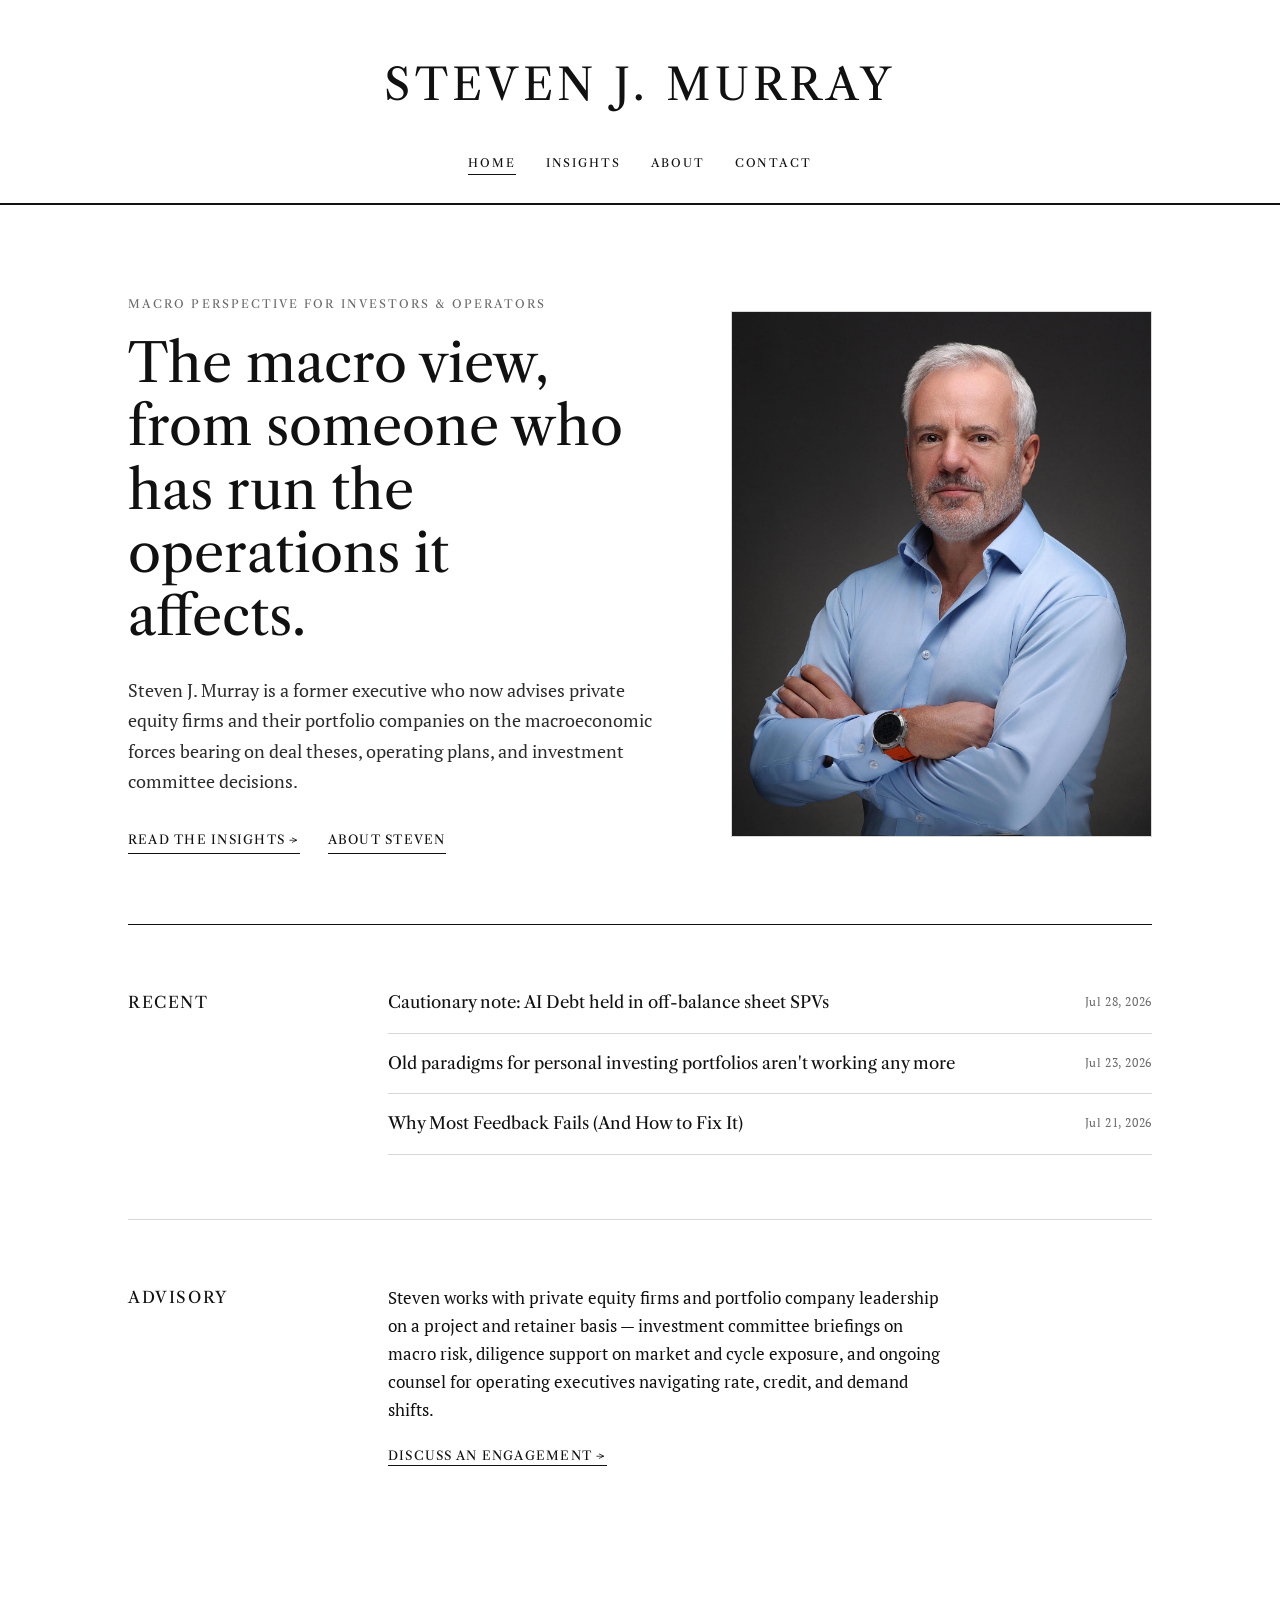
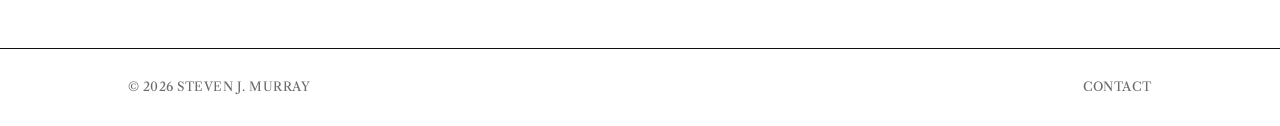
<file: index.html>
<!DOCTYPE html>
<html lang="en">
<head>
<meta charset="UTF-8">
<meta name="viewport" content="width=device-width, initial-scale=1.0">
<title>Steven J. Murray</title>
<meta name="description" content="Steven J. Murray — former executive and macro advisor to private equity firms and portfolio companies.">
<link rel="icon" href="favicon.ico" sizes="any">
<link rel="icon" type="image/svg+xml" href="favicon.svg">
<link rel="apple-touch-icon" href="images/apple-touch-icon.png">
<link rel="stylesheet" href="styles.css">
</head>
<body>

<header class="site-header">
  <div class="header-inner">
    <div class="brand">
      <a href="index.html">
        STEVEN J. MURRAY
      </a>
    </div>
    <nav class="primary-nav" id="primary-nav">
      <ul>
        <li><a href="index.html">Home</a></li>
        <li><a href="insights.html">Insights</a></li>
        <li><a href="about.html">About</a></li>
        <li><a href="contact.html">Contact</a></li>
      </ul>
    </nav>
  </div>
</header>

<main>

  <section class="hero">
    <div class="hero-text">
      <div class="eyebrow">Macro Perspective for Investors &amp; Operators</div>
      <h1>The macro view, from someone who has run the operations it affects.</h1>
      <p class="lede">Steven J. Murray is a former executive who now advises private equity firms and their portfolio companies on the macroeconomic forces bearing on deal theses, operating plans, and investment committee decisions.</p>
      <div class="cta-row">
        <a class="text-link" href="insights.html">Read the Insights →</a>
        <a class="text-link" href="about.html">About Steven</a>
      </div>
    </div>
    <div class="hero-image">
      <img src="images/steven-hero.jpg" alt="Portrait of Steven J. Murray">
    </div>
  </section>

  <section class="home-section">
    <h2>Recent</h2>
    <ul class="recent-list" id="home-recent-list">
      <!-- Populated by script.js from articles.js -->
    </ul>
  </section>

  <section class="home-section">
    <h2>Advisory</h2>
    <div class="body-copy">
      <p>Steven works with private equity firms and portfolio company leadership on a project and retainer basis — investment committee briefings on macro risk, diligence support on market and cycle exposure, and ongoing counsel for operating executives navigating rate, credit, and demand shifts.</p>
      <p><a class="text-link" href="contact.html">Discuss an engagement →</a></p>
    </div>
  </section>

</main>

<footer class="site-footer">
  <div class="footer-inner">
    <span>&copy; <span id="year"></span> Steven J. Murray</span>
    <a href="contact.html">Contact</a>
  </div>
</footer>

<script src="articles.js"></script>
<script src="script.js"></script>
<script>
  document.getElementById("year").textContent = new Date().getFullYear();

  document.addEventListener("DOMContentLoaded", () => {
    const list = document.getElementById("home-recent-list");
    if (!list || typeof ARTICLES === "undefined") return;
    const sorted = [...ARTICLES].sort((a, b) => new Date(b.date) - new Date(a.date)).slice(0, 3);
    const fmt = new Intl.DateTimeFormat("en-US", { year: "numeric", month: "short", day: "numeric" });
    list.innerHTML = sorted.map(post => `
      <li>
        <a href="insights.html#${post.id}">${post.title}</a>
        <time>${fmt.format(new Date(post.date + "T00:00:00"))}</time>
      </li>
    `).join("");
  });
</script>
</body>
</html>
</file>
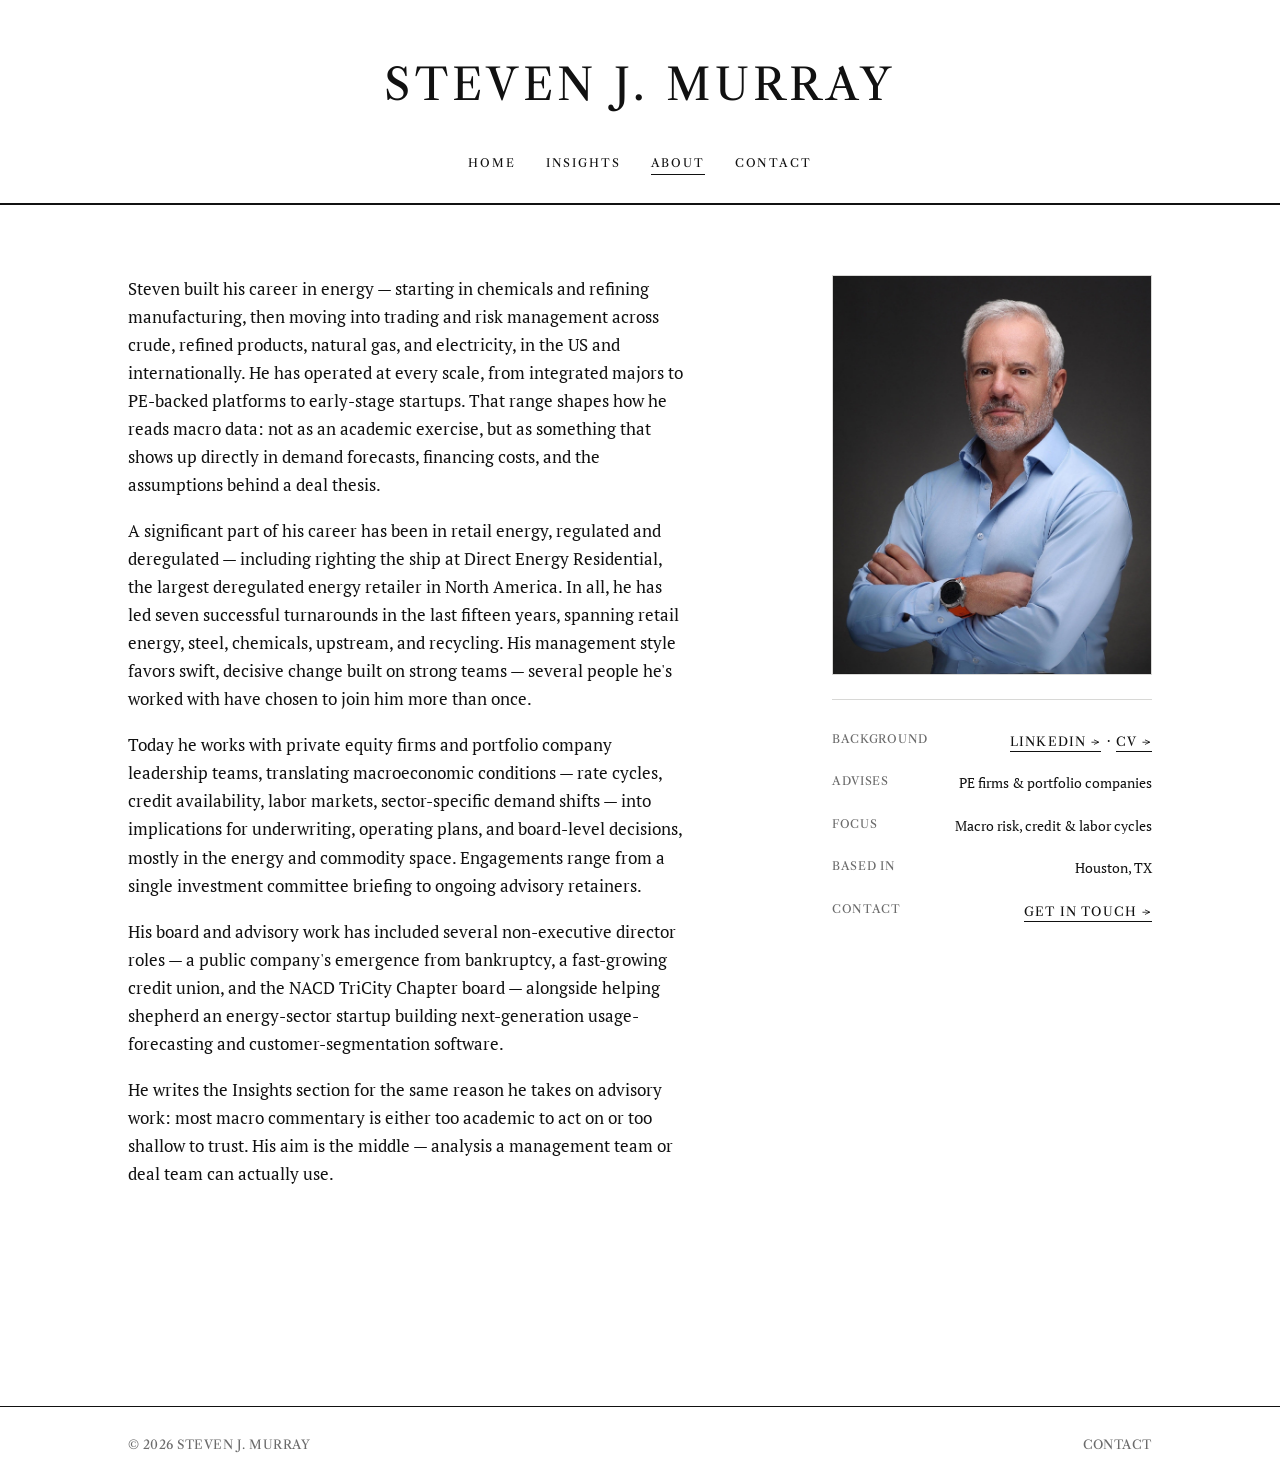
<file: about.html>
<!DOCTYPE html>
<html lang="en">
<head>
<meta charset="UTF-8">
<meta name="viewport" content="width=device-width, initial-scale=1.0">
<title>About — Steven J. Murray</title>
<meta name="description" content="About Steven J. Murray — former executive and macro advisor to private equity firms.">
<link rel="icon" href="favicon.ico" sizes="any">
<link rel="icon" type="image/svg+xml" href="favicon.svg">
<link rel="apple-touch-icon" href="images/apple-touch-icon.png">
<link rel="stylesheet" href="styles.css">
</head>
<body>

<header class="site-header">
  <div class="header-inner">
    <div class="brand">
      <a href="index.html">
        STEVEN J. MURRAY
      </a>
    </div>
    <nav class="primary-nav" id="primary-nav">
      <ul>
        <li><a href="index.html">Home</a></li>
        <li><a href="insights.html">Insights</a></li>
        <li><a href="about.html">About</a></li>
        <li><a href="contact.html">Contact</a></li>
      </ul>
    </nav>
  </div>
</header>

<main>
  <div class="about-layout">
    <div>
      <div class="content">
        <p>Steven built his career in energy — starting in chemicals and refining manufacturing, then moving into trading and risk management across crude, refined products, natural gas, and electricity, in the US and internationally. He has operated at every scale, from integrated majors to PE-backed platforms to early-stage startups. That range shapes how he reads macro data: not as an academic exercise, but as something that shows up directly in demand forecasts, financing costs, and the assumptions behind a deal thesis.</p>
        <p>A significant part of his career has been in retail energy, regulated and deregulated — including righting the ship at Direct Energy Residential, the largest deregulated energy retailer in North America. In all, he has led seven successful turnarounds in the last fifteen years, spanning retail energy, steel, chemicals, upstream, and recycling. His management style favors swift, decisive change built on strong teams — several people he's worked with have chosen to join him more than once.</p>
        <p>Today he works with private equity firms and portfolio company leadership teams, translating macroeconomic conditions — rate cycles, credit availability, labor markets, sector-specific demand shifts — into implications for underwriting, operating plans, and board-level decisions, mostly in the energy and commodity space. Engagements range from a single investment committee briefing to ongoing advisory retainers.</p>
        <p>His board and advisory work has included several non-executive director roles — a public company's emergence from bankruptcy, a fast-growing credit union, and the NACD TriCity Chapter board — alongside helping shepherd an energy-sector startup building next-generation usage-forecasting and customer-segmentation software.</p>
        <p>He writes the Insights section for the same reason he takes on advisory work: most macro commentary is either too academic to act on or too shallow to trust. His aim is the middle — analysis a management team or deal team can actually use.</p>
      </div>
    </div>

    <div>
      <div class="about-portrait"><img src="images/steven-hero.jpg" alt="Portrait of Steven J. Murray"></div>
      <ul class="about-facts">
        <li><span>Background</span><span><a class="text-link" href="https://www.linkedin.com/in/steven-murray-408b217/" target="_blank" rel="noopener">LinkedIn →</a> &nbsp;·&nbsp; <a class="text-link" href="documents/steven-murray-cv.pdf" target="_blank" rel="noopener">CV →</a></span></li>
        <li><span>Advises</span><span>PE firms &amp; portfolio companies</span></li>
        <li><span>Focus</span><span>Macro risk, credit &amp; labor cycles</span></li>
        <li><span>Based in</span><span>Houston, TX</span></li>
        <li><span>Contact</span><span><a class="text-link" href="contact.html">Get in touch →</a></span></li>
      </ul>
    </div>
  </div>
</main>

<footer class="site-footer">
  <div class="footer-inner">
    <span>&copy; <span id="year"></span> Steven J. Murray</span>
    <a href="contact.html">Contact</a>
  </div>
</footer>

<script src="script.js"></script>
<script>document.getElementById("year").textContent = new Date().getFullYear();</script>
</body>
</html>
</file>
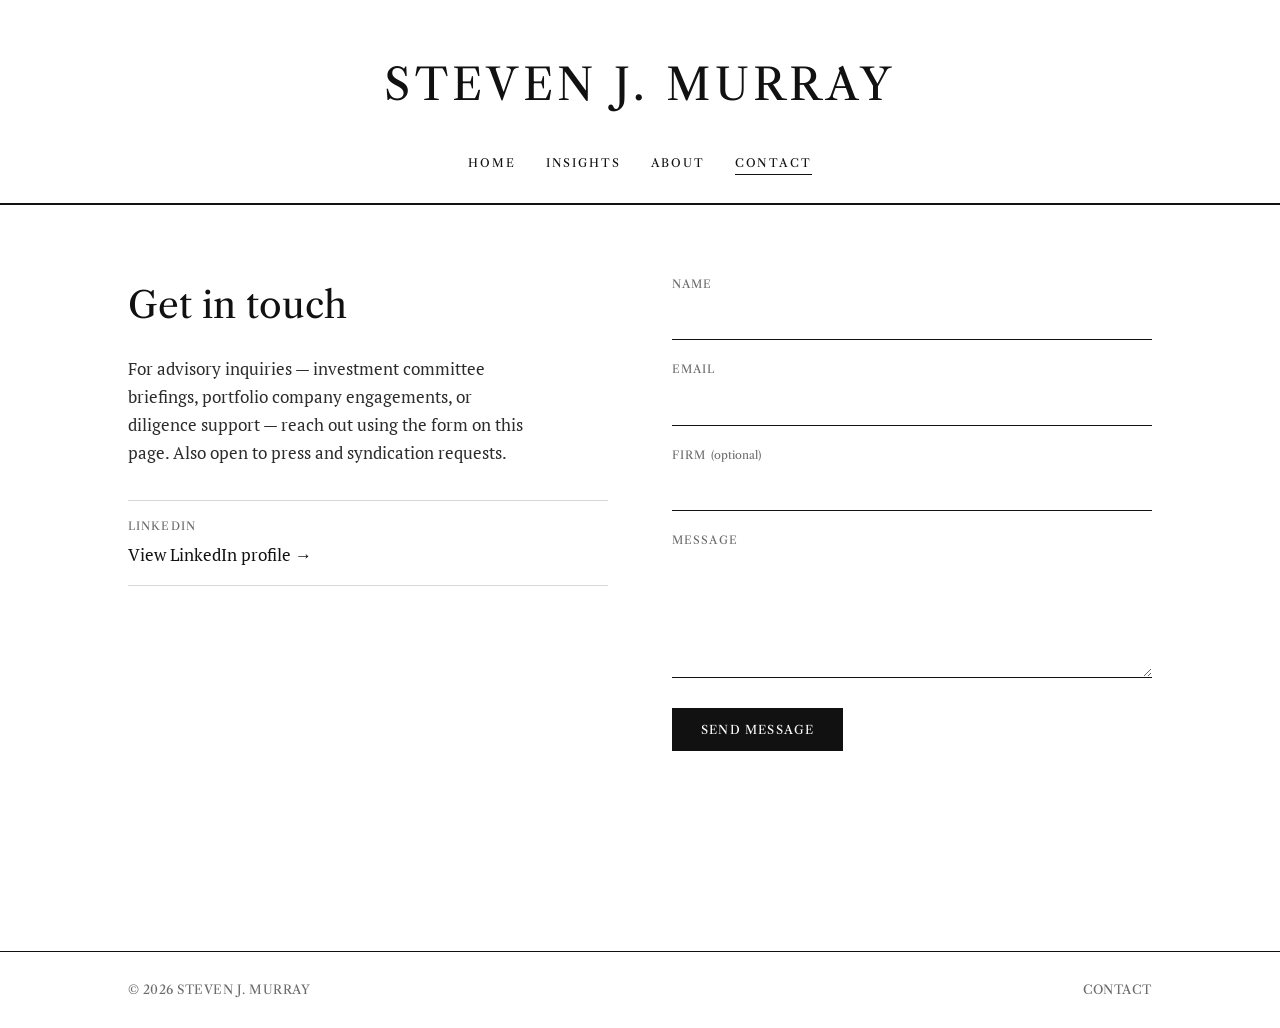
<file: contact.html>
<!DOCTYPE html>
<html lang="en">
<head>
<meta charset="UTF-8">
<meta name="viewport" content="width=device-width, initial-scale=1.0">
<title>Contact — Steven J. Murray</title>
<meta name="description" content="Get in touch with Steven J. Murray.">
<link rel="icon" href="favicon.ico" sizes="any">
<link rel="icon" type="image/svg+xml" href="favicon.svg">
<link rel="apple-touch-icon" href="images/apple-touch-icon.png">
<link rel="stylesheet" href="styles.css">
</head>
<body>

<header class="site-header">
  <div class="header-inner">
    <div class="brand">
      <a href="index.html">
        STEVEN J. MURRAY
      </a>
    </div>
    <nav class="primary-nav" id="primary-nav">
      <ul>
        <li><a href="index.html">Home</a></li>
        <li><a href="insights.html">Insights</a></li>
        <li><a href="about.html">About</a></li>
        <li><a href="contact.html">Contact</a></li>
      </ul>
    </nav>
  </div>
</header>

<main>
  <div class="contact-layout">
    <div>
      <h1>Get in touch</h1>
      <p class="contact-intro">For advisory inquiries — investment committee briefings, portfolio company engagements, or diligence support — reach out using the form on this page. Also open to press and syndication requests.</p>
      <ul class="contact-details">
        <li><span>LinkedIn</span><a href="https://www.linkedin.com/in/steven-murray-408b217/" target="_blank" rel="noopener">View LinkedIn profile →</a></li>
      </ul>
    </div>

    <div>
      <form class="contact-form" action="https://formspree.io/f/xjybgalv" method="POST">
        <div class="field">
          <label for="name">Name</label>
          <input type="text" id="name" name="name" required>
        </div>
        <div class="field">
          <label for="email">Email</label>
          <input type="email" id="email" name="email" required>
        </div>
        <div class="field">
          <label for="firm">Firm <span style="text-transform:none; letter-spacing:0;">(optional)</span></label>
          <input type="text" id="firm" name="firm">
        </div>
        <div class="field">
          <label for="message">Message</label>
          <textarea id="message" name="message" required></textarea>
        </div>
        <button class="submit-btn" type="submit">Send message</button>
      </form>
    </div>
  </div>
</main>

<footer class="site-footer">
  <div class="footer-inner">
    <span>&copy; <span id="year"></span> Steven J. Murray</span>
    <a href="contact.html">Contact</a>
  </div>
</footer>

<script src="script.js"></script>
<script>document.getElementById("year").textContent = new Date().getFullYear();</script>
</body>
</html>
</file>
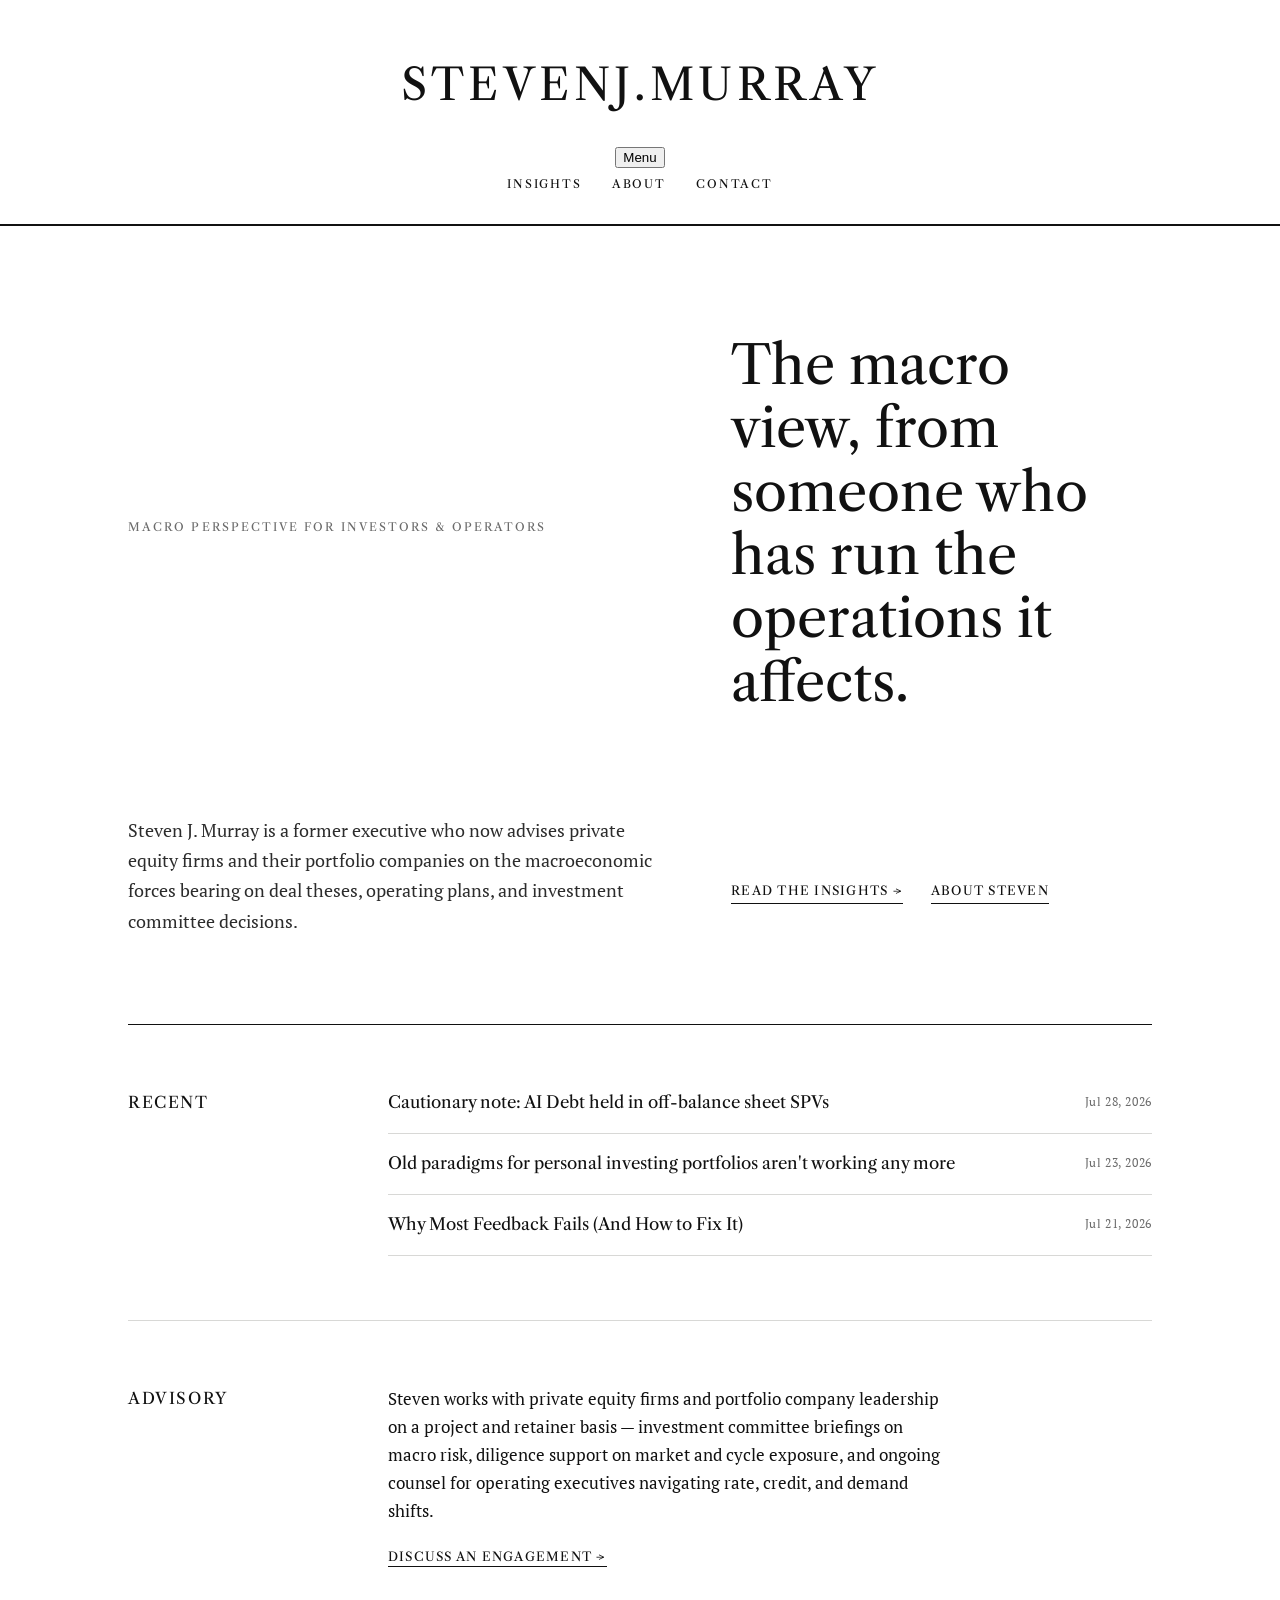
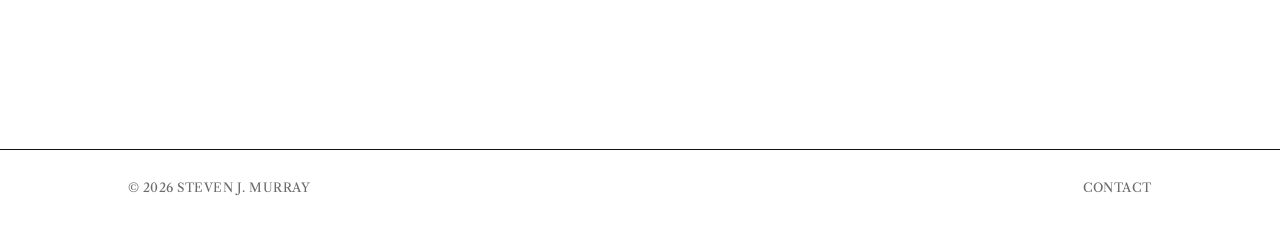
<file: index (4).html>
<!DOCTYPE html>
<html lang="en">
<head>
<meta charset="UTF-8">
<meta name="viewport" content="width=device-width, initial-scale=1.0">
<title>Steven J. Murray</title>
<meta name="description" content="Steven J. Murray — former executive and macro advisor to private equity firms and portfolio companies.">
<link rel="stylesheet" href="styles.css">
</head>
<body>

<header class="site-header">
  <div class="header-inner">
    <div class="brand">
      <a href="index.html">
        <span class="cap">S</span><span class="rest">TEVEN</span><span class="space"></span><span class="cap">J</span><span class="rest">.</span><span class="space"></span><span class="cap">M</span><span class="rest">URRAY</span>
      </a>
    </div>
    <button class="nav-toggle" aria-expanded="false" aria-controls="primary-nav">Menu</button>
    <nav class="primary-nav" id="primary-nav">
      <ul>
        <li><a href="insights.html">Insights</a></li>
        <li><a href="about.html">About</a></li>
        <li><a href="contact.html">Contact</a></li>
      </ul>
    </nav>
  </div>
</header>

<main>

  <section class="hero">
    <div class="eyebrow">Macro Perspective for Investors &amp; Operators</div>
    <h1>The macro view, from someone who has run the operations it affects.</h1>
    <p class="lede">Steven J. Murray is a former executive who now advises private equity firms and their portfolio companies on the macroeconomic forces bearing on deal theses, operating plans, and investment committee decisions.</p>
    <div class="cta-row">
      <a class="text-link" href="insights.html">Read the Insights →</a>
      <a class="text-link" href="about.html">About Steven</a>
    </div>
  </section>

  <section class="home-section">
    <h2>Recent</h2>
    <ul class="recent-list" id="home-recent-list">
      <!-- Populated by script.js from articles.js -->
    </ul>
  </section>

  <section class="home-section">
    <h2>Advisory</h2>
    <div class="body-copy">
      <p>Steven works with private equity firms and portfolio company leadership on a project and retainer basis — investment committee briefings on macro risk, diligence support on market and cycle exposure, and ongoing counsel for operating executives navigating rate, credit, and demand shifts.</p>
      <p><a class="text-link" href="contact.html">Discuss an engagement →</a></p>
    </div>
  </section>

</main>

<footer class="site-footer">
  <div class="footer-inner">
    <span>&copy; <span id="year"></span> Steven J. Murray</span>
    <a href="contact.html">Contact</a>
  </div>
</footer>

<script src="articles.js"></script>
<script src="script.js"></script>
<script>
  document.getElementById("year").textContent = new Date().getFullYear();

  document.addEventListener("DOMContentLoaded", () => {
    const list = document.getElementById("home-recent-list");
    if (!list || typeof ARTICLES === "undefined") return;
    const sorted = [...ARTICLES].sort((a, b) => new Date(b.date) - new Date(a.date)).slice(0, 3);
    const fmt = new Intl.DateTimeFormat("en-US", { year: "numeric", month: "short", day: "numeric" });
    list.innerHTML = sorted.map(post => `
      <li>
        <a href="insights.html#${post.id}">${post.title}</a>
        <time>${fmt.format(new Date(post.date + "T00:00:00"))}</time>
      </li>
    `).join("");
  });
</script>
</body>
</html>
</file>
<file: styles.css>
/* ============================================
   STEVEN J. MURRAY — Editorial Design System
   ============================================ */

@import url('https://fonts.googleapis.com/css2?family=Libre+Caslon+Text:ital,wght@0,400;0,700;1,400&family=PT+Serif:ital,wght@0,400;0,700;1,400&display=swap');

:root {
  --ink: #111111;
  --paper: #ffffff;
  --grey: #6b6b6b;
  --grey-light: #d8d8d6;
  --accent: #0d9c9c; /* teal — used for link hover states */
  --display: 'Libre Caslon Text', 'PT Serif', Georgia, serif;
  --body: 'PT Serif', Georgia, serif;
  --rule: 1px solid var(--ink);
  --max-width: 1120px;
  --gutter: 48px;
}

@media (max-width: 780px) {
  :root { --gutter: 28px; }
}

@media (max-width: 480px) {
  :root { --gutter: 20px; }
}

* { box-sizing: border-box; }

html, body {
  overflow-x: hidden;
  max-width: 100%;
}

img {
  max-width: 100%;
  height: auto;
  display: block;
}

html { scroll-behavior: smooth; }

body {
  margin: 0;
  background: var(--paper);
  color: var(--ink);
  font-family: var(--body);
  font-size: 17px;
  line-height: 1.65;
  overflow-wrap: break-word;
  word-break: break-word;
  -webkit-font-smoothing: antialiased;
}

a {
  color: var(--ink);
  text-decoration: none;
}

::selection {
  background: var(--ink);
  color: var(--paper);
}

/* Visible keyboard focus, respected everywhere */
a:focus-visible,
button:focus-visible,
input:focus-visible,
textarea:focus-visible {
  outline: 2px solid var(--accent);
  outline-offset: 3px;
}

@media (prefers-reduced-motion: reduce) {
  html { scroll-behavior: auto; }
  * { animation-duration: 0.001ms !important; transition-duration: 0.001ms !important; }
}

/* ---------- Header ---------- */

.site-header {
  border-bottom: 2px solid var(--ink);
  background: var(--paper);
  position: sticky;
  top: 0;
  z-index: 50;
}

.header-inner {
  max-width: var(--max-width);
  margin: 0 auto;
  padding: 48px var(--gutter) 28px;
  display: flex;
  flex-direction: column;
  align-items: center;
}

.brand {
  font-family: var(--display);
  letter-spacing: 0.1em;
  font-size: clamp(1.05rem, 5.8vw, 2.75rem);
  font-weight: 400;
  text-align: center;
  white-space: nowrap;
  margin-bottom: 26px;
}

.brand a { display: inline-block; }

nav.primary-nav ul {
  list-style: none;
  display: flex;
  flex-wrap: wrap;
  justify-content: center;
  gap: 30px;
  margin: 0;
  padding: 0;
}

nav.primary-nav a {
  font-family: var(--display);
  font-size: 0.72rem;
  letter-spacing: 0.16em;
  text-transform: uppercase;
  padding-bottom: 4px;
  border-bottom: 1px solid transparent;
  transition: border-color 0.15s ease;
}

nav.primary-nav a:hover {
  color: var(--accent);
  border-bottom-color: var(--accent);
}

nav.primary-nav a[aria-current="page"] {
  border-bottom-color: var(--ink);
}

@media (max-width: 480px) {
  .brand { letter-spacing: 0.04em; }
  nav.primary-nav ul { gap: 18px 22px; }
}

/* ---------- Footer ---------- */

.site-footer {
  border-top: var(--rule);
  margin-top: 100px;
}

.footer-inner {
  max-width: var(--max-width);
  margin: 0 auto;
  padding: 28px var(--gutter);
  display: flex;
  justify-content: space-between;
  align-items: baseline;
  gap: 20px;
  font-size: 0.78rem;
  letter-spacing: 0.04em;
  color: var(--grey);
  text-transform: uppercase;
  font-family: var(--display);
}

.footer-inner a { color: var(--grey); }
.footer-inner a:hover { color: var(--accent); }

/* ---------- Generic layout ---------- */

main { max-width: var(--max-width); margin: 0 auto; padding: 0 var(--gutter); }

.eyebrow {
  font-family: var(--display);
  font-size: 0.72rem;
  letter-spacing: 0.18em;
  text-transform: uppercase;
  color: var(--grey);
}

hr.rule {
  border: none;
  border-top: var(--rule);
  margin: 0;
}

hr.hairline {
  border: none;
  border-top: 1px solid var(--grey-light);
  margin: 0;
}

/* ---------- Home / Hero ---------- */

.hero {
  padding: 90px 0 70px;
  border-bottom: var(--rule);
  display: grid;
  grid-template-columns: 1.3fr 1fr;
  gap: 56px;
  align-items: center;
}

.hero-text,
.hero-image {
  min-width: 0;
}

.hero-image img {
  width: 100%;
  height: auto;
  display: block;
  border: 1px solid var(--grey-light);
  cursor: zoom-in;
}

@media (max-width: 780px) {
  .hero {
    grid-template-columns: 1fr;
    gap: 32px;
  }
  .hero-image { max-width: 320px; }
}

.hero h1 {
  font-family: var(--display);
  font-weight: 400;
  font-size: clamp(2.1rem, 4.2vw, 3.4rem);
  line-height: 1.18;
  margin: 18px 0 26px;
  max-width: 15ch;
}

.hero p.lede {
  font-size: 1.15rem;
  max-width: 54ch;
  color: #2c2c2c;
}

.hero .cta-row { margin-top: 34px; display: flex; gap: 28px; }

.text-link {
  font-family: var(--display);
  font-size: 0.78rem;
  letter-spacing: 0.1em;
  text-transform: uppercase;
  border-bottom: 1px solid var(--ink);
  padding-bottom: 2px;
}

.text-link:hover { color: var(--accent); border-color: var(--accent); }

.home-section {
  padding: 64px 0;
  border-bottom: 1px solid var(--grey-light);
  display: grid;
  grid-template-columns: 220px 1fr;
  gap: 40px;
}

.home-section:last-of-type { border-bottom: none; }

.home-section h2 {
  font-family: var(--display);
  font-weight: 400;
  font-size: 1rem;
  letter-spacing: 0.1em;
  text-transform: uppercase;
  margin: 0;
}

.home-section .body-copy { max-width: 62ch; }
.home-section .body-copy p { margin: 0 0 16px; }

.recent-list { list-style: none; margin: 0; padding: 0; }
.recent-list li {
  display: flex;
  justify-content: space-between;
  gap: 24px;
  padding: 16px 0;
  border-bottom: 1px solid var(--grey-light);
}
.recent-list li:first-child { padding-top: 0; }
.recent-list a { font-family: var(--display); font-size: 1.05rem; }
.recent-list a:hover { color: var(--accent); }
.recent-list time {
  font-size: 0.78rem;
  letter-spacing: 0.05em;
  color: var(--grey);
  white-space: nowrap;
  padding-top: 3px;
}

@media (max-width: 640px) {
  .home-section { grid-template-columns: 1fr; gap: 14px; }
}

/* ---------- Insights page ---------- */

.insights-layout {
  display: grid;
  grid-template-columns: 250px 1fr;
  gap: 64px;
  padding: 56px 0 100px;
  align-items: start;
}

.insights-sidebar {
  position: sticky;
  top: 96px;
  border-right: 1px solid var(--grey-light);
  padding-right: 28px;
  min-width: 0;
}

.insights-sidebar h2 {
  font-family: var(--display);
  font-size: 0.72rem;
  letter-spacing: 0.18em;
  text-transform: uppercase;
  color: var(--grey);
  margin: 0 0 18px;
}

.toc-list { list-style: none; margin: 0; padding: 0; }

.toc-list li { margin-bottom: 22px; position: relative; }

.toc-list a {
  display: block;
  font-family: var(--display);
  font-size: 0.95rem;
  line-height: 1.35;
  color: var(--grey);
  padding-left: 16px;
  border-left: 1px solid var(--grey-light);
  transition: color 0.15s ease, border-color 0.15s ease;
}

.toc-list time {
  display: block;
  font-family: var(--body);
  font-size: 0.72rem;
  letter-spacing: 0.04em;
  color: var(--grey);
  margin-bottom: 3px;
}

.toc-list a:hover {
  color: var(--accent);
  border-left-color: var(--accent);
}

.toc-list li.active a {
  color: var(--ink);
  border-left-color: var(--ink);
}

.toc-list li.active a::before {
  content: '';
  position: absolute;
  left: -4px;
  top: 6px;
  width: 6px;
  height: 6px;
  background: var(--ink);
}

.articles-column { min-width: 0; }

article.post {
  padding-bottom: 64px;
  margin-bottom: 64px;
  border-bottom: var(--rule);
  scroll-margin-top: 96px;
}

article.post:last-child { border-bottom: none; margin-bottom: 0; }

article.post .post-date {
  font-family: var(--display);
  font-size: 0.75rem;
  letter-spacing: 0.08em;
  text-transform: uppercase;
  color: var(--grey);
}

article.post h2 {
  font-family: var(--display);
  font-weight: 400;
  font-size: 1.9rem;
  line-height: 1.25;
  margin: 10px 0 18px;
}

article.post .post-image {
  width: 100%;
  border: 1px solid var(--grey-light);
  margin-bottom: 22px;
  overflow: hidden;
}

article.post .post-image img { width: 100%; height: auto; display: block; cursor: zoom-in; }

article.post .teaser {
  font-size: 1.15rem;
  color: #2c2c2c;
  margin: 0 0 22px;
}

article.post hr.section-line {
  border: none;
  border-top: 1px solid var(--ink);
  width: 60px;
  margin: 0 0 26px;
}

article.post .content p { margin: 0 0 18px; }
article.post .content p:last-child { margin-bottom: 0; }

article.post .content h3.section-heading {
  font-family: var(--display);
  font-size: 1.15rem;
  font-weight: 700;
  color: var(--ink);
  margin: 34px 0 14px;
  line-height: 1.3;
}

article.post .content h3.section-heading:first-child { margin-top: 0; }

@media (max-width: 860px) {
  .insights-layout { grid-template-columns: 1fr; gap: 36px; padding: 40px 0 64px; }
  .insights-sidebar {
    position: static;
    border-right: none;
    border-bottom: 1px solid var(--grey-light);
    padding-right: 0;
    padding-bottom: 24px;
  }
  .toc-list { display: flex; overflow-x: auto; gap: 22px; }
  .toc-list li { margin-bottom: 0; flex: 0 0 auto; max-width: 220px; }
  article.post { padding-bottom: 40px; margin-bottom: 40px; }
  article.post h2 { font-size: clamp(1.4rem, 5.5vw, 1.9rem); }
}

@media (max-width: 480px) {
  .insights-layout { padding: 28px 0 48px; gap: 28px; }
  article.post { padding-bottom: 32px; margin-bottom: 32px; }
  article.post .teaser { font-size: 1.05rem; }
}

/* ---------- About page ---------- */

.about-layout {
  padding: 70px 0 100px;
  display: grid;
  grid-template-columns: 1fr 320px;
  gap: 64px;
  align-items: start;
}

.about-layout > div {
  min-width: 0;
}

.about-layout .content p { margin: 0 0 18px; max-width: 62ch; }

.about-portrait {
  aspect-ratio: 4 / 5;
  background: #efefec;
  border: 1px solid var(--grey-light);
  display: flex;
  align-items: center;
  justify-content: center;
  color: var(--grey);
  font-family: var(--display);
  font-size: 0.72rem;
  letter-spacing: 0.08em;
  text-transform: uppercase;
  overflow: hidden;
  cursor: zoom-in;
}

.about-portrait img { width: 100%; height: 100%; object-fit: cover; display: block; }

.about-facts {
  list-style: none;
  margin: 24px 0 0;
  padding: 20px 0 0;
  border-top: 1px solid var(--grey-light);
}

.about-facts li {
  display: flex;
  justify-content: space-between;
  gap: 12px;
  padding: 10px 0;
  font-size: 0.85rem;
}

.about-facts span:first-child {
  font-family: var(--display);
  letter-spacing: 0.06em;
  text-transform: uppercase;
  color: var(--grey);
  font-size: 0.72rem;
}

@media (max-width: 780px) {
  .about-layout { grid-template-columns: 1fr; }
  .about-portrait { max-width: 320px; }
}

/* ---------- Contact page ---------- */

.contact-layout {
  padding: 70px 0 100px;
  display: grid;
  grid-template-columns: 1fr 1fr;
  gap: 64px;
}

.contact-layout > div {
  min-width: 0;
}

.contact-layout h1 {
  font-family: var(--display);
  font-weight: 400;
  font-size: 2.3rem;
  margin: 0 0 20px;
}

.contact-intro { max-width: 46ch; color: #2c2c2c; margin-bottom: 32px; }

.contact-details { list-style: none; margin: 0; padding: 0; }

.contact-details li {
  padding: 16px 0;
  border-bottom: 1px solid var(--grey-light);
}

.contact-details li:first-child { border-top: 1px solid var(--grey-light); }

.contact-details span {
  display: block;
  font-family: var(--display);
  font-size: 0.7rem;
  letter-spacing: 0.1em;
  text-transform: uppercase;
  color: var(--grey);
  margin-bottom: 6px;
}

.contact-details a:hover { color: var(--accent); }

form.contact-form { display: flex; flex-direction: column; gap: 20px; }

.field { display: flex; flex-direction: column; gap: 8px; }

.field label {
  font-family: var(--display);
  font-size: 0.7rem;
  letter-spacing: 0.1em;
  text-transform: uppercase;
  color: var(--grey);
}

.field input,
.field textarea {
  font-family: var(--body);
  font-size: 1rem;
  border: none;
  border-bottom: 1px solid var(--ink);
  padding: 8px 2px;
  background: transparent;
  color: var(--ink);
}

.field textarea { resize: vertical; min-height: 120px; }

.submit-btn {
  align-self: flex-start;
  margin-top: 10px;
  background: var(--ink);
  color: var(--paper);
  font-family: var(--display);
  font-size: 0.75rem;
  letter-spacing: 0.1em;
  text-transform: uppercase;
  border: 1px solid var(--ink);
  padding: 13px 28px;
  cursor: pointer;
  transition: background 0.15s ease, color 0.15s ease;
}

.submit-btn:hover { background: var(--paper); color: var(--ink); }

.form-note {
  font-size: 0.8rem;
  color: var(--grey);
  margin-top: 4px;
}

.form-status {
  font-family: var(--body);
  font-size: 1rem;
  color: var(--ink);
  margin-top: 6px;
}

.form-status-error {
  color: var(--grey);
  font-style: italic;
}

@media (max-width: 780px) {
  .contact-layout { grid-template-columns: 1fr; gap: 40px; }
}

/* ---------- Image lightbox ---------- */

.lightbox-overlay {
  position: fixed;
  inset: 0;
  background: rgba(17, 17, 17, 0.92);
  display: none;
  align-items: center;
  justify-content: center;
  z-index: 1000;
  padding: 24px;
  cursor: zoom-out;
}

.lightbox-overlay.open { display: flex; }

.lightbox-overlay img {
  max-width: 92vw;
  max-height: 92vh;
  width: auto;
  height: auto;
  object-fit: contain;
  border: none;
  box-shadow: none;
}

.lightbox-close {
  position: fixed;
  top: 20px;
  right: 24px;
  color: #fff;
  font-family: var(--display);
  font-size: 0.8rem;
  letter-spacing: 0.1em;
  text-transform: uppercase;
  background: none;
  border: 1px solid rgba(255, 255, 255, 0.6);
  padding: 8px 16px;
  cursor: pointer;
}

/* ---------- Page header (Insights / About / Contact top strip) ---------- */

.page-eyebrow-row {
  padding-top: 40px;
  display: flex;
  justify-content: space-between;
  align-items: baseline;
}

/* ---------- Category filter pills ---------- */

.category-filter {
  display: flex;
  flex-wrap: wrap;
  justify-content: space-between;
  align-items: baseline;
  gap: 12px 24px;
  padding: 44px 0 20px;
  border-bottom: 1px solid var(--grey-light);
  margin-top: 0;
}

.filter-pills {
  display: flex;
  flex-wrap: wrap;
  gap: 10px 22px;
}

.filter-pill {
  font-family: var(--display);
  font-size: 0.72rem;
  letter-spacing: 0.1em;
  text-transform: uppercase;
  color: var(--grey);
  background: none;
  border: none;
  padding: 0 0 4px;
  border-bottom: 2px solid transparent;
  cursor: pointer;
}

.filter-pill:hover {
  color: var(--ink);
}

.filter-pill.active {
  color: var(--ink);
  border-bottom-color: var(--ink);
}

/* ---------- Article category tags ---------- */

.post-meta-row {
  display: flex;
  flex-wrap: wrap;
  align-items: baseline;
  gap: 14px;
}

.post-tags {
  display: flex;
  flex-wrap: wrap;
  gap: 12px;
}

.cat-tag {
  font-family: var(--display);
  font-size: 0.7rem;
  letter-spacing: 0.06em;
  text-transform: uppercase;
  color: var(--grey);
  padding-left: 14px;
  border-left: 1px solid var(--grey-light);
}

/* ---------- Back to top button ---------- */

.back-to-top {
  position: fixed;
  right: 24px;
  bottom: 24px;
  width: 44px;
  height: 44px;
  background: var(--paper);
  color: var(--ink);
  border: 1px solid var(--ink);
  font-size: 1.1rem;
  line-height: 1;
  cursor: pointer;
  opacity: 0;
  visibility: hidden;
  transform: translateY(8px);
  transition: opacity 0.2s ease, transform 0.2s ease, background 0.15s ease, color 0.15s ease;
  z-index: 400;
}

.back-to-top.visible {
  opacity: 1;
  visibility: visible;
  transform: translateY(0);
}

.back-to-top:hover {
  background: var(--ink);
  color: var(--paper);
}

@media (max-width: 480px) {
  .back-to-top {
    right: 16px;
    bottom: 16px;
    width: 40px;
    height: 40px;
  }
}
</file>
